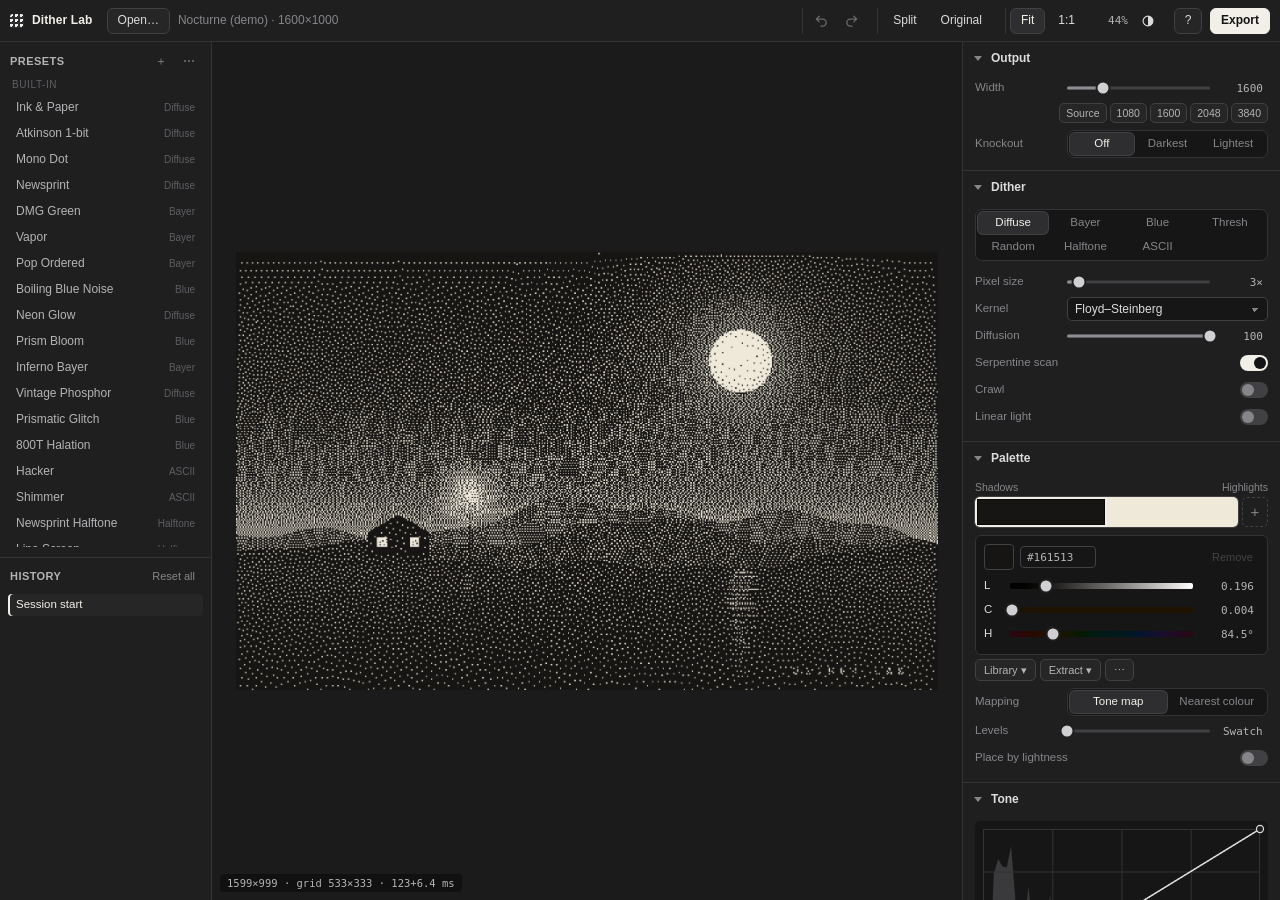
<file: web/index.html>
<!doctype html>
<html lang="en">
<head>
  <meta charset="utf-8">
  <meta name="viewport" content="width=device-width, initial-scale=1">
  <title>Dither Lab</title>
  <meta name="description" content="Dithering, halftone and ASCII studio with bloom, halation, chromatic aberration and frame-exact motion export.">
  <meta name="color-scheme" content="dark">
  <meta name="theme-color" content="#1f1f20">
  <link rel="manifest" href="manifest.json">
  <link rel="icon" href="icons/icon.svg" type="image/svg+xml">
  <link rel="apple-touch-icon" href="icons/apple-touch-icon.png">
  <link rel="stylesheet" href="./styles.css?v=2.1.0">
</head>
<body>
  <div class="app" id="app">
    <header class="topbar">
      <div class="brand"><span class="brand-mark" aria-hidden="true"></span>Dither Lab</div>
      <button class="tb-btn" id="openBtn" type="button" title="Open image, GIF, SVG or video (⌘O) — or drop / paste anywhere">Open…</button>
      <div class="file-meta" id="fileMeta"></div>
      <div class="grow"></div>
      <div class="tb-group">
        <button class="tb-btn icon" id="undoBtn" type="button" title="Undo (⌘Z)" aria-label="Undo"><svg viewBox="0 0 16 16" width="15" height="15" aria-hidden="true"><path d="M5.5 3.5 2.5 6.5l3 3M3 6.5h6.25a3.75 3.75 0 0 1 0 7.5H7.5" fill="none" stroke="currentColor" stroke-width="1.4" stroke-linecap="round" stroke-linejoin="round"/></svg></button>
        <button class="tb-btn icon" id="redoBtn" type="button" title="Redo (⇧⌘Z)" aria-label="Redo"><svg viewBox="0 0 16 16" width="15" height="15" aria-hidden="true"><path d="m10.5 3.5 3 3-3 3M13 6.5H6.75a3.75 3.75 0 0 0 0 7.5H8.5" fill="none" stroke="currentColor" stroke-width="1.4" stroke-linecap="round" stroke-linejoin="round"/></svg></button>
      </div>
      <div class="tb-group" role="group" aria-label="Compare">
        <button class="tb-btn" id="splitBtn" type="button" title="Before / after split (Y)">Split</button>
        <button class="tb-btn" id="origBtn" type="button" title="Hold to show the original (hold \)">Original</button>
      </div>
      <div class="tb-group" role="group" aria-label="Zoom">
        <button class="tb-btn" id="fitBtn" type="button" title="Fit (⌘0 · Z toggles)">Fit</button>
        <button class="tb-btn" id="oneBtn" type="button" title="Actual pixels (⌘1)">1:1</button>
        <span class="zoom-read" id="zoomRead">—</span>
        <button class="tb-btn icon" id="bgBtn" type="button" title="Viewer background" aria-label="Viewer background"><svg viewBox="0 0 16 16" width="14" height="14" aria-hidden="true"><circle cx="8" cy="8" r="5.6" fill="none" stroke="currentColor" stroke-width="1.3"/><path d="M8 2.4a5.6 5.6 0 0 1 0 11.2z" fill="currentColor"/></svg></button>
      </div>
      <button class="tb-btn icon" id="helpBtn" type="button" title="Keyboard shortcuts (?)" aria-label="Keyboard shortcuts">?</button>
      <button class="tb-btn primary" id="exportBtn" type="button" title="Export (⌘E · ⇧⌘E quick PNG)">Export</button>
    </header>

    <aside class="side left" id="leftPanel" aria-label="Presets and history">
      <section class="lp-section presets">
        <div class="lp-head">
          <h2>Presets</h2>
          <button class="icon-btn" id="savePresetBtn" type="button" title="Save current look as a preset (⌘S)" aria-label="Save preset">＋</button>
          <button class="icon-btn" id="presetMenuBtn" type="button" title="Import / export presets" aria-label="Preset options">⋯</button>
        </div>
        <div class="preset-list" id="presetList"></div>
      </section>
      <section class="lp-section history">
        <div class="lp-head">
          <h2>History</h2>
          <button class="icon-btn text" id="resetAllBtn" type="button" title="Reset every setting (undoable)">Reset all</button>
        </div>
        <ol class="history-list" id="historyList"></ol>
      </section>
    </aside>

    <main class="stage">
      <div class="viewport" id="viewport" tabindex="0" aria-label="Preview. Drag to pan, pinch or ⌘-scroll to zoom, double-click to toggle fit / 100%.">
        <canvas id="view"></canvas>
        <div class="split-line" id="splitLine" title="Drag to move the split"><span></span></div>
        <div class="hud" id="hud"></div>
        <div class="drop" id="drop"><div>Drop an image, GIF, SVG or video</div></div>
        <div class="busy" id="busy" role="status" aria-live="polite">
          <div class="busy-card">
            <div id="busyText">Working…</div>
            <div class="bar hide"><i id="busyBar"></i></div>
            <button class="tb-btn hide" id="busyCancel" type="button">Cancel</button>
          </div>
        </div>
      </div>
      <div class="transport" id="transport">
        <button class="tb-btn icon" id="playBtn" type="button" title="Play / pause (Space)" aria-label="Pause"><svg viewBox="0 0 16 16" width="14" height="14" aria-hidden="true"><rect x="4" y="3" width="2.6" height="10" rx="0.6" fill="currentColor"/><rect x="9.4" y="3" width="2.6" height="10" rx="0.6" fill="currentColor"/></svg></button>
        <button class="tb-btn icon" id="stepBack" type="button" title="Previous frame (,)" aria-label="Previous frame"><svg viewBox="0 0 16 16" width="14" height="14" aria-hidden="true"><path d="M10 3.5 5.5 8l4.5 4.5" fill="none" stroke="currentColor" stroke-width="1.5" stroke-linecap="round" stroke-linejoin="round"/></svg></button>
        <button class="tb-btn icon" id="stepFwd" type="button" title="Next frame (.)" aria-label="Next frame"><svg viewBox="0 0 16 16" width="14" height="14" aria-hidden="true"><path d="M6 3.5 10.5 8 6 12.5" fill="none" stroke="currentColor" stroke-width="1.5" stroke-linecap="round" stroke-linejoin="round"/></svg></button>
        <span class="time" id="timeNow">00:00.00</span>
        <div class="timeline" id="scrub" aria-label="Timeline"><div class="scrub-fill" id="scrubFill"></div><div class="scrub-thumb" id="scrubThumb"></div></div>
        <span class="time dim" id="timeDur">00:04.00</span>
      </div>
    </main>

    <aside class="side right" id="inspector" aria-label="Adjustments"></aside>
  </div>

  <input type="file" id="fileInput" accept="image/*,video/*,.gif,.svg,.mp4,.webm,.mov" hidden>

  <dialog id="exportDialog" class="dlg" aria-labelledby="exTitle">
    <form class="dlg-body" id="exportForm">
      <h2 id="exTitle">Export</h2>
      <div class="ex-formats seg" id="exFormats" role="group" aria-label="Format"></div>
      <div class="ex-row" id="exScaleRow">
        <span class="ex-lbl">Scale</span>
        <div class="seg" id="exScale" role="group" aria-label="Scale"></div>
        <span class="dim" id="exDims"></span>
      </div>
      <div id="exMotion">
        <div class="ex-row">
          <span class="ex-lbl">Duration</span>
          <input id="exDur" class="num-in" type="number" min="0.1" max="600" step="0.1" value="4"> <span class="dim">s</span>
          <button type="button" class="mini-btn" id="exFull">Full length</button>
        </div>
        <div class="ex-row">
          <span class="ex-lbl">Frame rate</span>
          <select id="exFps" class="select">
            <option value="12">12</option><option value="15">15</option><option value="24">24</option><option value="25">25</option>
            <option value="30">30</option><option value="50">50</option><option value="60">60</option>
          </select>
          <span class="ex-lbl right">Quality</span>
          <select id="exQuality" class="select">
            <option value="standard">Standard</option><option value="high">High</option><option value="max">Max</option>
          </select>
        </div>
      </div>
      <div class="ex-row">
        <span class="ex-lbl">Name</span>
        <input id="exName" class="text-in" type="text" spellcheck="false">
      </div>
      <p class="ex-note" id="exNote"></p>
      <div class="dlg-actions">
        <button type="button" class="tb-btn" id="exCopy" title="Copy a PNG to the clipboard (⌘C)">Copy PNG</button>
        <span class="grow"></span>
        <button type="button" class="tb-btn" id="exCancel">Cancel</button>
        <button type="submit" class="tb-btn primary" id="exGo">Export</button>
      </div>
    </form>
  </dialog>

  <dialog id="helpDialog" class="dlg" aria-labelledby="helpTitle">
    <div class="dlg-body help">
      <h2 id="helpTitle">Shortcuts</h2>
      <div class="keys">
        <div><kbd>⌘O</kbd> Open · drop or <kbd>⌘V</kbd> paste anywhere</div>
        <div><kbd>⌘E</kbd> Export · <kbd>⇧⌘E</kbd> quick PNG · <kbd>⌘C</kbd> copy PNG</div>
        <div><kbd>⌘Z</kbd> Undo · <kbd>⇧⌘Z</kbd> Redo</div>
        <div><kbd>⌘S</kbd> Save current look as preset</div>
        <div><kbd>1</kbd>–<kbd>7</kbd> Dither mode</div>
        <div><kbd>[</kbd> <kbd>]</kbd> Pixel / cell / glyph size</div>
        <div><kbd>Y</kbd> Before/after split · hold <kbd>\</kbd> original</div>
        <div><kbd>Z</kbd> Fit ↔ 100% · <kbd>⌘0</kbd> fit · <kbd>⌘1</kbd> 100% · <kbd>⌘±</kbd> zoom</div>
        <div>Drag or two-finger scroll to pan · pinch / <kbd>⌘</kbd>-scroll to zoom · double-click toggles</div>
        <div><kbd>Space</kbd> Play / pause · <kbd>,</kbd> <kbd>.</kbd> step frame</div>
        <div><kbd>Tab</kbd> Hide panels · <kbd>Esc</kbd> cancel preset preview</div>
        <div class="dim">Sliders: drag the label to scrub, <kbd>⇧</kbd> for fine control, double-click to reset, click the number to type (↑↓ to nudge).</div>
        <div class="dim">Presets: hover to preview on the image, click to apply. Moving a slider in a switched-off panel turns it on.</div>
      </div>
      <div class="dlg-actions"><span class="grow"></span><button type="button" class="tb-btn primary" id="helpClose">Done</button></div>
    </div>
  </dialog>

  <div id="toast" class="toast" role="status" aria-live="polite"></div>

  <script src="js/util.js?v=2.1.0"></script>
  <script src="js/engine.js?v=2.1.0"></script>
  <script src="js/gl.js?v=2.1.0"></script>
  <script src="js/export.js?v=2.1.0"></script>
  <script src="js/ui.js?v=2.1.0"></script>
  <script src="js/app.js?v=2.1.0"></script>
</body>
</html>
</file>
<file: web/styles.css>
/* Dither Lab — neutral dark instrument UI (images read true on mid-dark grey). */
:root {
  --bg: #161617;
  --panel: #1f1f20;
  --panel-2: #262627;
  --raise: #2e2e30;
  --line: #333335;
  --line-2: #414144;
  --text: #dcdcdc;
  --text-2: #b4b4b6;
  --muted: #86868a;
  --dim: #5f5f63;
  --hist: #3a3a3d;
  --accent: #f1efe8;
  --accent-ink: #141414;
  --warn: #ff7a59;
  --radius: 6px;
  --mono: "SF Mono", ui-monospace, Menlo, Monaco, monospace;
  --sans: -apple-system, BlinkMacSystemFont, "SF Pro Text", "Inter", "Helvetica Neue", Arial, sans-serif;
  color-scheme: dark;
}

* { box-sizing: border-box; }
html, body { height: 100%; margin: 0; }
body {
  background: var(--bg);
  color: var(--text);
  font: 12px/1.35 var(--sans);
  -webkit-font-smoothing: antialiased;
  overflow: hidden;
}
button, input, select { font: inherit; color: inherit; }
button { cursor: pointer; }
button:disabled { cursor: default; opacity: 0.4; }
:focus-visible { outline: 1.5px solid var(--accent); outline-offset: 1px; }
.hide { display: none !important; }
.grow { flex: 1; }
.dim { color: var(--muted); }
.small { font-size: 10.5px; }

/* ---------- layout ---------- */
.app {
  display: grid;
  grid-template-columns: 212px minmax(0, 1fr) 318px;
  grid-template-rows: 42px minmax(0, 1fr);
  height: 100vh;
}
.topbar {
  grid-column: 1 / -1;
  display: flex;
  align-items: center;
  gap: 8px;
  padding: 0 10px;
  background: var(--panel);
  border-bottom: 1px solid var(--line);
  min-width: 0;
}
.side {
  background: var(--panel);
  min-height: 0;
  overflow-y: auto;
  overflow-x: hidden;
  scrollbar-width: thin;
  scrollbar-color: var(--line-2) transparent;
}
.side.left { border-right: 1px solid var(--line); display: flex; flex-direction: column; }
.side.right { border-left: 1px solid var(--line); padding-bottom: 40px; }
.stage { display: flex; flex-direction: column; min-width: 0; min-height: 0; }
body.no-panels .app { grid-template-columns: 0 minmax(0, 1fr) 0; }
body.no-panels .side { visibility: hidden; }

/* ---------- topbar ---------- */
.brand { display: flex; align-items: center; gap: 8px; font-weight: 600; letter-spacing: 0.01em; color: var(--accent); margin-right: 6px; white-space: nowrap; }
.brand-mark {
  width: 14px; height: 14px; border-radius: 3px;
  background:
    radial-gradient(circle at 25% 25%, var(--accent) 0 1.5px, transparent 1.6px) 0 0 / 5px 5px,
    var(--raise);
}
.file-meta { color: var(--muted); white-space: nowrap; overflow: hidden; text-overflow: ellipsis; min-width: 0; max-width: 40vw; }
.tb-group { display: flex; align-items: center; gap: 2px; padding: 0 4px; border-left: 1px solid var(--line); }
.tb-btn {
  height: 26px;
  padding: 0 10px;
  border: 1px solid var(--line-2);
  border-radius: var(--radius);
  background: var(--panel-2);
  color: var(--text);
  white-space: nowrap;
  transition: background 0.12s, border-color 0.12s;
}
.tb-btn:hover:not(:disabled) { background: var(--raise); border-color: #535357; }
.tb-btn.icon { width: 28px; padding: 0; display: inline-grid; place-items: center; }
.tb-group .tb-btn { border-color: transparent; background: transparent; }
.tb-group .tb-btn:hover:not(:disabled) { background: var(--raise); }
.tb-btn.on, .tb-group .tb-btn.on { background: var(--raise); border-color: var(--line-2); color: var(--accent); }
.tb-btn.primary { background: var(--accent); color: var(--accent-ink); border-color: var(--accent); font-weight: 600; }
.tb-btn.primary:hover:not(:disabled) { background: #fff; border-color: #fff; }
.zoom-read { min-width: 44px; text-align: right; color: var(--text-2); font: 11px var(--mono); padding-right: 4px; }

/* ---------- left panel ---------- */
.lp-section { padding: 8px 8px 10px; }
.lp-section.presets { flex: 1 1 60%; min-height: 0; display: flex; flex-direction: column; }
.lp-section.history { flex: 0 1 40%; min-height: 120px; border-top: 1px solid var(--line); display: flex; flex-direction: column; }
.lp-head { display: flex; align-items: center; gap: 4px; margin: 0 2px 6px; }
.lp-head h2 { flex: 1; margin: 0; font-size: 11px; font-weight: 600; color: var(--text-2); letter-spacing: 0.04em; text-transform: uppercase; }
.icon-btn {
  min-width: 22px; height: 22px; padding: 0 5px;
  border: 1px solid transparent; border-radius: 5px; background: transparent; color: var(--muted);
}
.icon-btn:hover:not(:disabled) { color: var(--text); background: var(--raise); }
.icon-btn.text { font-size: 11px; }
.preset-list, .history-list { overflow-y: auto; min-height: 0; flex: 1; scrollbar-width: thin; scrollbar-color: var(--line-2) transparent; }
.preset-group { margin: 8px 4px 3px; font-size: 10px; color: var(--dim); text-transform: uppercase; letter-spacing: 0.06em; }
.preset-group:first-child { margin-top: 0; }
.preset-wrap { position: relative; }
.preset {
  width: 100%; display: flex; align-items: center; gap: 6px;
  height: 26px; padding: 0 8px; border: 0; border-radius: 5px; background: transparent; text-align: left; color: var(--text-2);
}
.preset:hover { background: var(--raise); color: var(--text); }
.preset.on { background: var(--raise); color: var(--accent); box-shadow: inset 2px 0 0 var(--accent); }
.preset-name { flex: 1; white-space: nowrap; overflow: hidden; text-overflow: ellipsis; }
.preset-tag { font-size: 10px; color: var(--dim); }
.preset-del { position: absolute; right: 2px; top: 3px; width: 20px; height: 20px; border: 0; border-radius: 4px; background: var(--raise); color: var(--muted); display: none; }
.preset-wrap:hover .preset-del { display: block; }
.preset-wrap:hover .preset-tag { visibility: hidden; }
.preset-del:hover { color: var(--warn); }
.preset-save { display: flex; gap: 4px; margin: 0 2px 6px; }
.preset-save input { flex: 1; min-width: 0; height: 24px; padding: 0 7px; border: 1px solid var(--line-2); border-radius: 5px; background: var(--bg); }
.history-list { list-style: none; margin: 0; padding: 0; }
.history-list button {
  width: 100%; height: 22px; padding: 0 8px; border: 0; border-radius: 4px; background: transparent; text-align: left;
  color: var(--text-2); white-space: nowrap; overflow: hidden; text-overflow: ellipsis; font-size: 11.5px;
}
.history-list button:hover { background: var(--raise); }
.history-list li.cur button { color: var(--accent); background: var(--panel-2); box-shadow: inset 2px 0 0 var(--accent); }
.history-list li.future button { color: var(--dim); }

/* ---------- viewport ---------- */
.viewport { position: relative; flex: 1; min-height: 0; overflow: hidden; background: #1b1b1c; cursor: grab; outline: none; touch-action: none; }
.viewport.panning { cursor: grabbing; }
.viewport canvas { position: absolute; inset: 0; width: 100%; height: 100%; display: block; }
.split-line { position: absolute; left: -6px; top: 0; width: 13px; cursor: ew-resize; display: none; z-index: 2; }
.split-line::before { content: ""; position: absolute; left: 6px; top: 0; bottom: 0; width: 1px; background: rgba(255, 255, 255, 0.9); box-shadow: 0 0 0 0.5px rgba(0, 0, 0, 0.6); }
.split-line span {
  position: absolute; left: 50%; top: 50%; width: 20px; height: 20px; transform: translate(-50%, -50%);
  border-radius: 50%; background: rgba(20, 20, 20, 0.85); border: 1px solid rgba(255, 255, 255, 0.85);
}
.split-line span::before { content: "‹ ›"; position: absolute; inset: 0; display: grid; place-items: center; font-size: 10px; color: #fff; letter-spacing: -1px; }
.hud {
  position: absolute; left: 8px; bottom: 8px; padding: 3px 7px; border-radius: 4px;
  background: rgba(10, 10, 10, 0.55); color: var(--text-2); font: 10.5px var(--mono); pointer-events: none;
  backdrop-filter: blur(6px);
}
.drop {
  position: absolute; inset: 10px; display: none; place-items: center; z-index: 5;
  border: 1.5px dashed rgba(255, 255, 255, 0.5); border-radius: 12px; background: rgba(0, 0, 0, 0.45);
  font-size: 15px; color: #fff; pointer-events: none;
}
body.dragging .drop { display: grid; }
.busy { position: absolute; inset: 0; display: none; place-items: center; z-index: 6; background: rgba(0, 0, 0, 0.35); }
.busy.show { display: grid; }
.busy-card { min-width: 260px; padding: 16px 18px; border: 1px solid var(--line-2); border-radius: 10px; background: var(--panel); display: grid; gap: 10px; justify-items: start; box-shadow: 0 10px 40px rgba(0, 0, 0, 0.5); }
.bar { width: 100%; height: 3px; border-radius: 2px; background: var(--line); overflow: hidden; }
.bar i { display: block; height: 100%; width: 0; background: var(--accent); transition: width 0.1s linear; }
.fatal { position: absolute; inset: 0; display: grid; place-content: center; text-align: center; gap: 6px; color: var(--text-2); }

/* ---------- transport ---------- */
.transport { display: none; align-items: center; gap: 6px; height: 40px; padding: 0 10px; background: var(--panel); border-top: 1px solid var(--line); }
body.has-transport .transport { display: flex; }
.transport .tb-btn { border-color: transparent; background: transparent; }
.transport .tb-btn:hover { background: var(--raise); }
.time { font: 11px var(--mono); color: var(--text-2); min-width: 64px; }
.time.dim { color: var(--muted); text-align: right; }
.timeline { position: relative; flex: 1; height: 22px; cursor: pointer; touch-action: none; }
.timeline::before { content: ""; position: absolute; left: 0; right: 0; top: 50%; height: 3px; transform: translateY(-50%); background: var(--line-2); border-radius: 2px; }
.scrub-fill { position: absolute; left: 0; top: 50%; height: 3px; transform: translateY(-50%); background: var(--text-2); border-radius: 2px; }
.scrub-thumb { position: absolute; top: 50%; width: 11px; height: 11px; border-radius: 50%; transform: translate(-50%, -50%); background: var(--accent); }

/* ---------- inspector panels ---------- */
.panel { border-bottom: 1px solid var(--line); }
.panel-head { display: flex; align-items: center; gap: 6px; height: 32px; padding: 0 8px 0 4px; position: sticky; top: 0; z-index: 1; background: var(--panel); }
.panel-title { flex: 1; display: flex; align-items: center; gap: 6px; height: 28px; padding: 0 4px; border: 0; background: transparent; text-align: left; font-weight: 600; font-size: 12px; color: var(--text); }
.chev { width: 0; height: 0; border-left: 4px solid transparent; border-right: 4px solid transparent; border-top: 5px solid var(--muted); transition: transform 0.12s; margin: 0 3px; }
.panel.collapsed .chev { transform: rotate(-90deg); }
.panel.collapsed .panel-body { display: none; }
.panel-reset { border: 0; background: transparent; color: var(--dim); font-size: 10.5px; padding: 2px 4px; border-radius: 4px; opacity: 0; transition: opacity 0.12s; }
.panel-head:hover .panel-reset, .panel-reset:focus-visible { opacity: 1; }
.panel-reset:hover { color: var(--text); background: var(--raise); }
.panel-body { padding: 2px 12px 12px; display: grid; gap: 3px; }
.panel.off .panel-body { opacity: 0.5; }
.panel.off .panel-body:hover { opacity: 0.8; }

.row { display: grid; align-items: center; min-height: 24px; }
.row.disabled { opacity: 0.4; pointer-events: none; }
.row.slider { grid-template-columns: 84px minmax(0, 1fr) 50px; gap: 8px; }
.sl-label { color: var(--muted); font-size: 11.5px; white-space: nowrap; overflow: hidden; text-overflow: ellipsis; cursor: ew-resize; user-select: none; }
.sl-label.plain { cursor: default; }
.row.changed .sl-label, .row.active .sl-label { color: var(--text); }
.sl-track { position: relative; height: 20px; cursor: pointer; touch-action: none; }
.sl-rail { position: absolute; left: 0; right: 0; top: 50%; height: 3px; transform: translateY(-50%); border-radius: 2px; background: var(--line-2); }
.sl-fill { position: absolute; top: 0; bottom: 0; background: #8d8d91; border-radius: 2px; }
.sl-track.bipolar .sl-rail::after { content: ""; position: absolute; left: 50%; top: -3px; bottom: -3px; width: 1px; background: var(--dim); }
.sl-thumb {
  position: absolute; top: 50%; width: 11px; height: 11px; border-radius: 50%;
  transform: translate(-50%, -50%); background: #d0d0d2; box-shadow: 0 0 0 2px var(--panel); transition: transform 0.08s;
}
.row.active .sl-thumb, .sl-track:hover .sl-thumb { transform: translate(-50%, -50%) scale(1.15); background: #fff; }
.oklch .sl-rail { height: 6px; }
.oklch .sl-fill { display: none; }
.sl-value {
  width: 100%; height: 20px; padding: 0 4px; text-align: right; border: 1px solid transparent; border-radius: 4px;
  background: transparent; font: 11px var(--mono); color: var(--text-2);
}
.sl-value:hover { border-color: var(--line-2); }
.sl-value:focus { border-color: var(--accent); background: var(--bg); color: var(--text); outline: none; }

.row.toggle { grid-template-columns: 1fr auto; }
.switch { position: relative; width: 28px; height: 16px; padding: 0; border: 0; border-radius: 8px; background: var(--line-2); flex: none; transition: background 0.12s; }
.switch span { position: absolute; top: 2px; left: 2px; width: 12px; height: 12px; border-radius: 50%; background: var(--muted); transition: transform 0.12s, background 0.12s; }
.switch[aria-checked="true"] { background: var(--accent); }
.switch[aria-checked="true"] span { transform: translateX(12px); background: var(--accent-ink); }

.seg { display: flex; gap: 2px; padding: 2px; border-radius: 7px; background: var(--bg); border: 1px solid var(--line); }
.seg.cols { display: grid; }
.seg-btn { flex: 1; height: 22px; padding: 0 6px; border: 0; border-radius: 5px; background: transparent; color: var(--muted); font-size: 11.5px; white-space: nowrap; }
.seg-btn:hover { color: var(--text); }
.seg-btn.on { background: var(--raise); color: var(--accent); box-shadow: 0 0 0 1px var(--line-2); }
.row.seg-row { grid-template-columns: 84px minmax(0, 1fr); gap: 8px; }
.panel-body > .seg { margin: 4px 0 6px; }

.row.select-row, .row.color-row, .row.text-row { grid-template-columns: 84px minmax(0, 1fr); gap: 8px; }
.select, .text-in, .num-in {
  width: 100%; height: 24px; padding: 0 7px; border: 1px solid var(--line-2); border-radius: 5px; background: var(--bg); color: var(--text);
}
.select { appearance: none; background-image: linear-gradient(45deg, transparent 50%, var(--muted) 50%), linear-gradient(135deg, var(--muted) 50%, transparent 50%); background-position: calc(100% - 12px) 10px, calc(100% - 8px) 10px; background-size: 4px 4px; background-repeat: no-repeat; padding-right: 20px; }
.text-in { font-family: var(--mono); font-size: 11.5px; }
.num-in { width: 80px; font-family: var(--mono); }
.cf { display: flex; align-items: center; gap: 6px; }
.cf-well { position: relative; flex: none; width: 36px; height: 20px; border-radius: 4px; border: 1px solid var(--line-2); overflow: hidden; cursor: pointer; }
.cf-well.big { width: 30px; height: 26px; }
.cf-well.sm { width: 14px; height: 14px; border-radius: 3px; }
.cf-picker { position: absolute; inset: -6px; width: calc(100% + 12px); height: calc(100% + 12px); opacity: 0; cursor: pointer; border: 0; padding: 0; }
.cf-hex { width: 76px; height: 22px; padding: 0 6px; border: 1px solid var(--line-2); border-radius: 4px; background: var(--bg); font: 11px var(--mono); color: var(--text-2); text-transform: lowercase; }

.mini-row { display: flex; align-items: center; gap: 4px; margin-top: 4px; flex-wrap: wrap; }
.mini-btn { height: 22px; padding: 0 8px; border: 1px solid var(--line-2); border-radius: 5px; background: var(--panel-2); color: var(--text-2); font-size: 11px; }
.mini-btn:hover { color: var(--text); background: var(--raise); }
.mini-row.widths { margin: 0 0 4px; justify-content: flex-end; gap: 3px; flex-wrap: nowrap; }
.mini-row.widths .mini-btn { padding: 0 6px; height: 20px; font-size: 10.5px; }

/* curve */
.curve-wrap { margin: 4px 0 6px; }
.curve { position: relative; }
.curve-canvas { display: block; width: 100%; height: 186px; border-radius: 5px; background: var(--bg); cursor: crosshair; touch-action: none; }
.curve-readout { position: absolute; right: 10px; top: 10px; font: 10.5px var(--mono); color: var(--muted); pointer-events: none; }

/* palette */
.pal-wrap { margin: 4px 0 4px; }
.pal-caption { display: flex; justify-content: space-between; margin-bottom: 3px; }
.pal-row { display: flex; gap: 4px; }
.pal-strip { flex: 1; display: flex; height: 30px; border-radius: 5px; overflow: hidden; box-shadow: 0 0 0 1px var(--line-2); }
.pal-sw { flex: 1; min-width: 8px; border: 0; padding: 0; position: relative; cursor: grab; touch-action: none; }
.pal-sw.sel { z-index: 1; box-shadow: inset 0 0 0 2px var(--accent), inset 0 0 0 3px rgba(0, 0, 0, 0.6); }
.pal-add { width: 26px; border: 1px dashed var(--line-2); border-radius: 5px; background: transparent; color: var(--muted); font-size: 15px; }
.pal-add:hover { color: var(--text); border-color: var(--muted); }
.pal-detail { margin-top: 8px; padding: 8px; border-radius: 6px; background: var(--bg); border: 1px solid var(--line); display: grid; gap: 4px; }
.pal-detail-top { display: flex; align-items: center; gap: 6px; }
.pal-picker { position: absolute; width: 0; height: 0; opacity: 0; pointer-events: none; }
.pal-detail .icon-btn { font-size: 11px; }
.oklch .row.slider { grid-template-columns: 18px minmax(0, 1fr) 58px; }

/* plates */
.plates { margin-top: 6px; }
.plates-head, .plate-row { display: grid; grid-template-columns: 44px repeat(4, minmax(0, 1fr)); gap: 4px; align-items: center; }
.plates-head { font-size: 10px; color: var(--dim); text-transform: uppercase; letter-spacing: 0.05em; margin-bottom: 3px; }
.plate-row { height: 26px; }
.plate-name { display: flex; align-items: center; gap: 6px; font-weight: 600; color: var(--text-2); }
input.scrub {
  width: 100%; height: 22px; padding: 0 5px; border: 1px solid var(--line); border-radius: 4px; background: var(--bg);
  font: 11px var(--mono); color: var(--text-2); text-align: right; cursor: ew-resize;
}
input.scrub:focus { cursor: text; border-color: var(--accent); outline: none; color: var(--text); }

/* ---------- menus, dialogs, toast ---------- */
.menu {
  position: fixed; z-index: 50; min-width: 180px; padding: 4px; overflow-y: auto;
  background: var(--panel-2); border: 1px solid var(--line-2); border-radius: 8px; box-shadow: 0 12px 40px rgba(0, 0, 0, 0.55);
}
.menu-item { display: flex; align-items: center; gap: 8px; width: 100%; min-height: 26px; padding: 3px 8px; border: 0; border-radius: 5px; background: transparent; text-align: left; color: var(--text-2); }
.menu-item:hover, .menu-item:focus-visible { background: var(--raise); color: var(--text); outline: none; }
.menu-lbl { flex: 1; white-space: nowrap; }
.menu-hint { color: var(--muted); }
.menu-sw { display: flex; width: 72px; height: 12px; border-radius: 3px; overflow: hidden; box-shadow: 0 0 0 1px var(--line-2); flex: none; }
.menu-sw i { flex: 1; }
.menu-sep { margin: 6px 8px 2px; font-size: 10px; color: var(--dim); text-transform: uppercase; }

.dlg { padding: 0; border: 1px solid var(--line-2); border-radius: 12px; background: var(--panel); color: var(--text); box-shadow: 0 20px 70px rgba(0, 0, 0, 0.6); width: min(480px, calc(100vw - 32px)); }
.dlg::backdrop { background: rgba(0, 0, 0, 0.5); }
.dlg-body { padding: 16px 18px; display: grid; gap: 12px; }
.dlg h2 { margin: 0; font-size: 14px; font-weight: 600; }
.ex-formats { display: grid; grid-template-columns: repeat(6, 1fr); }
.ex-formats button { height: 30px; border: 0; border-radius: 5px; background: transparent; color: var(--muted); font-weight: 500; }
.ex-formats button:hover:not(:disabled) { color: var(--text); }
.ex-formats button.on { background: var(--raise); color: var(--accent); box-shadow: 0 0 0 1px var(--line-2); }
.ex-row { display: flex; align-items: center; gap: 8px; }
#exMotion { display: grid; gap: 12px; }
.ex-lbl { width: 72px; color: var(--muted); flex: none; }
.ex-lbl.right { width: auto; margin-left: 12px; }
.ex-row .seg { flex: none; }
.ex-row .select { width: 96px; }
.ex-row .text-in { flex: 1; }
.ex-note { margin: 0; min-height: 16px; color: var(--muted); font-size: 11.5px; line-height: 1.45; }
.dlg-actions { display: flex; gap: 8px; align-items: center; }
.help .keys { display: grid; gap: 7px; color: var(--text-2); }
kbd { display: inline-block; min-width: 18px; padding: 1px 5px; border: 1px solid var(--line-2); border-bottom-width: 2px; border-radius: 4px; background: var(--panel-2); font: 10.5px var(--mono); color: var(--text); text-align: center; }

.toast {
  position: fixed; left: 50%; bottom: 56px; z-index: 60; max-width: min(560px, 90vw); padding: 8px 14px;
  transform: translate(-50%, 12px); opacity: 0; pointer-events: none;
  background: var(--accent); color: var(--accent-ink); border-radius: 8px; font-weight: 500; box-shadow: 0 8px 30px rgba(0, 0, 0, 0.4);
  transition: opacity 0.18s, transform 0.18s;
}
.toast.show { opacity: 1; transform: translate(-50%, 0); }
.toast.error { background: #3a1d17; color: #ffd9cf; border: 1px solid #7a3527; }
.hidden-media { position: fixed; left: 0; top: 0; width: 2px; height: 2px; opacity: 0.01; pointer-events: none; z-index: -1; }

/* ---------- small screens ---------- */
@media (max-width: 1100px) {
  .app { grid-template-columns: 0 minmax(0, 1fr) 300px; }
  .side.left { visibility: hidden; }
  .file-meta { display: none; }
}
@media (max-width: 720px) {
  .app { grid-template-columns: minmax(0, 1fr); grid-template-rows: 42px 55vh minmax(0, 1fr); }
  .side.left { display: none; }
  .stage { grid-column: 1; grid-row: 2; }
  .side.right { grid-column: 1; grid-row: 3; border-left: 0; border-top: 1px solid var(--line); }
  .tb-group { display: none; }
  .brand { display: none; }
}
@media (prefers-reduced-motion: reduce) {
  * { transition: none !important; }
}
</file>
